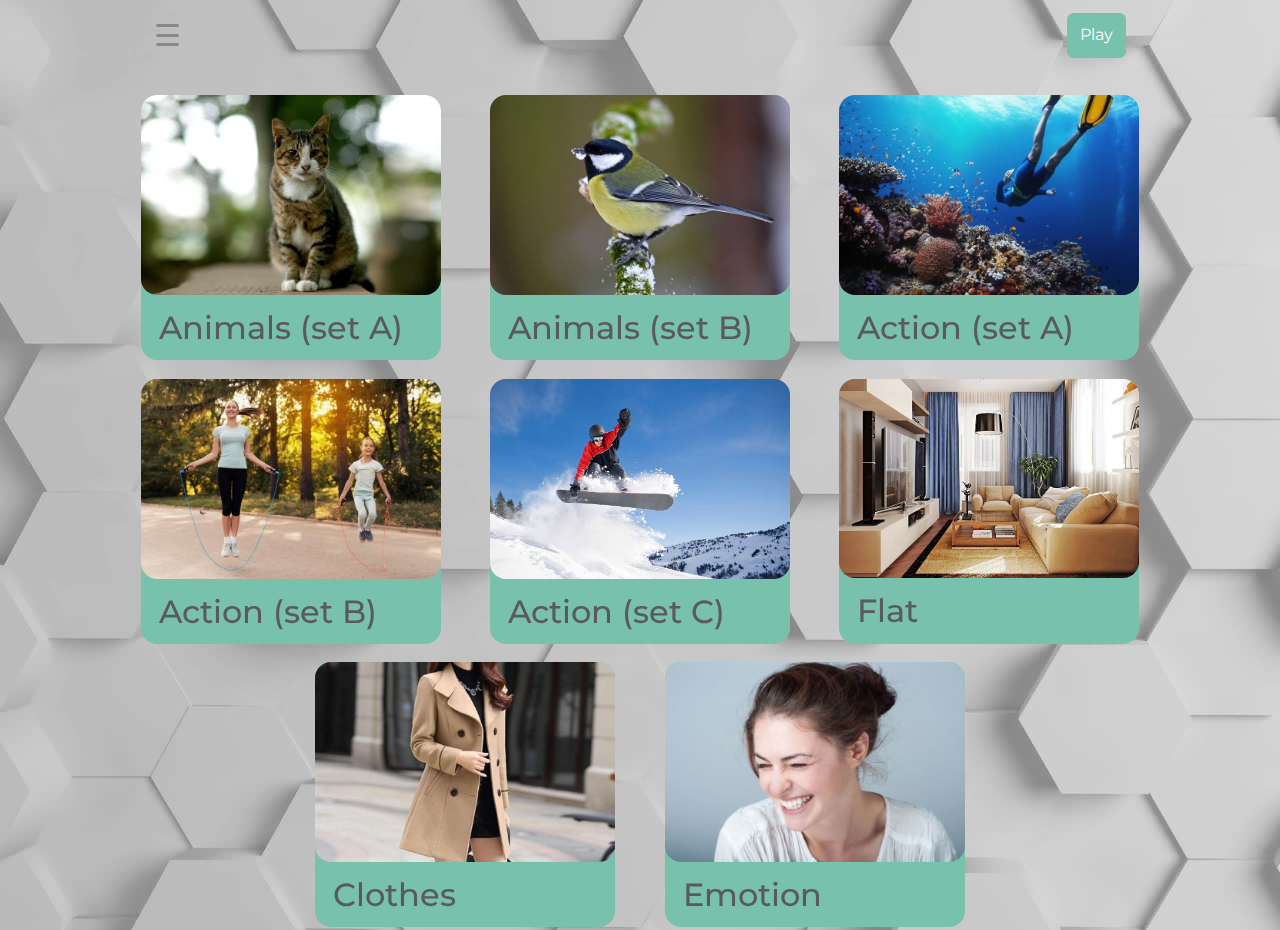
<file: index.html>
<!DOCTYPE html>
    <html lang="en">
    <head>
    <meta charset="UTF-8">
    <meta name="viewport" content="width=device-width, initial-scale=1.0">
    <link rel="stylesheet" href="./style.css">
    <link rel="stylesheet" href="./bootstrap.min.css">
    <link rel="icon" href="./img/logo.jpg">
    <title>English for kids</title>
</head>
<body>
    
    <div id="mySidenav" class="sidenav">
        <a href="javascript:void(0)" class="closebtn" onclick="closeNav()">&times;</a>
        <a href="index.html" class="active_button">Home</a>
        <a href="animals.html">Animals (set A)</a>
        <a href="animalsB.html">Animals (set B)</a>
        <a href="actionA.html">Action (set A)</a>
        <a href="actionB.html">Action (set B)</a>
        <a href="actionC.html">Action (set C)</a>
        <a href="adjective.html">Flat</a>
        <a href="clothes.html">Clothes</a>
        <a href="emotion.html">Emotion</a>
    </div>
    
    <div class="menu">
        <span style="font-size:30px;cursor:pointer" onclick="openNav()">&#9776;</span>
        <button type="button" class="btn btn-primary">Play</button>

    </div>

    <div class="cards" id="cards" onclick="closeNav()">
        <section class="cards">
            <div class="cards__singl" style="max-width: 20rem;">
                <img class="cards__image" src="./img/animals/cat.jpg" alt="cat">
                <div class="q">
                    <h1 class="cards__artist"><a href="animals.html">Animals (set A)</a></h1>
                </div>
            </div>
        </section>

        <section class="cards">
            <div class="cards__singl" style="max-width: 20rem;">
                <img class="cards__image" src="./img/animalsB/bird.jpg" alt="bird">
                <div class="q">
                    <h1 class="cards__artist"><a href="animalsB.html">Animals (set B)</a></h1>
                </div>
            </div>
        </section>

        <section class="cards">
            <div class="cards__singl" style="max-width: 20rem;">
                <img class="cards__image" src="./img/actionA/dive.jpg" alt="dive">
                <div class="q">
                    <h1 class="cards__artist"><a href="actionA.html">Action (set A)</a></h1>
                </div>
            </div>
        </section>

        <section class="cards">
            <div class="cards__singl" style="max-width: 20rem;">
                <img class="cards__image" src="./img/actionB/skip.jpg" alt="skip">
                <div class="q">
                    <h1 class="cards__artist"><a href="actionB.html">Action (set B)</a></h1>
                </div>
            </div>
        </section>

        <section class="cards">
            <div class="cards__singl" style="max-width: 20rem;">
                <img class="cards__image" src="./img/actionC/snowboard.jpg" alt="snowboard">
                <div class="q">
                    <h1 class="cards__artist"><a href="actionC.html">Action (set C)</a></h1>
                </div>
            </div>
        </section>

        <section class="cards">
            <div class="cards__singl" style="max-width: 20rem;">
                <img class="cards__image" src="./img/adjective/living room.jpg" alt="flat">
                <div class="q">
                    <h1 class="cards__artist"><a href="adjective.html">Flat</a></h1>
                </div>
            </div>
        </section>

        <section class="cards">
            <div class="cards__singl" style="max-width: 20rem;">
                <img class="cards__image" src="./img/clothes/coat.jpg" alt="coat">
                <div class="q">
                    <h1 class="cards__artist"><a href="clothes.html">Clothes</a></h1>
                </div>
            </div>
        </section>

        <section class="cards">
            <div class="cards__singl" style="max-width: 20rem;">
                <img class="cards__image" src="./img/emotion/laugh.jpg" alt="laugh">
                <div class="q">
                    <h1 class="cards__artist"><a href="emotion.html">Emotion</a></h1>
                </div>
            </div>
        </section>
        

        

    </div>
    <script src="./script.js"></script>
</body>
</html>
</file>
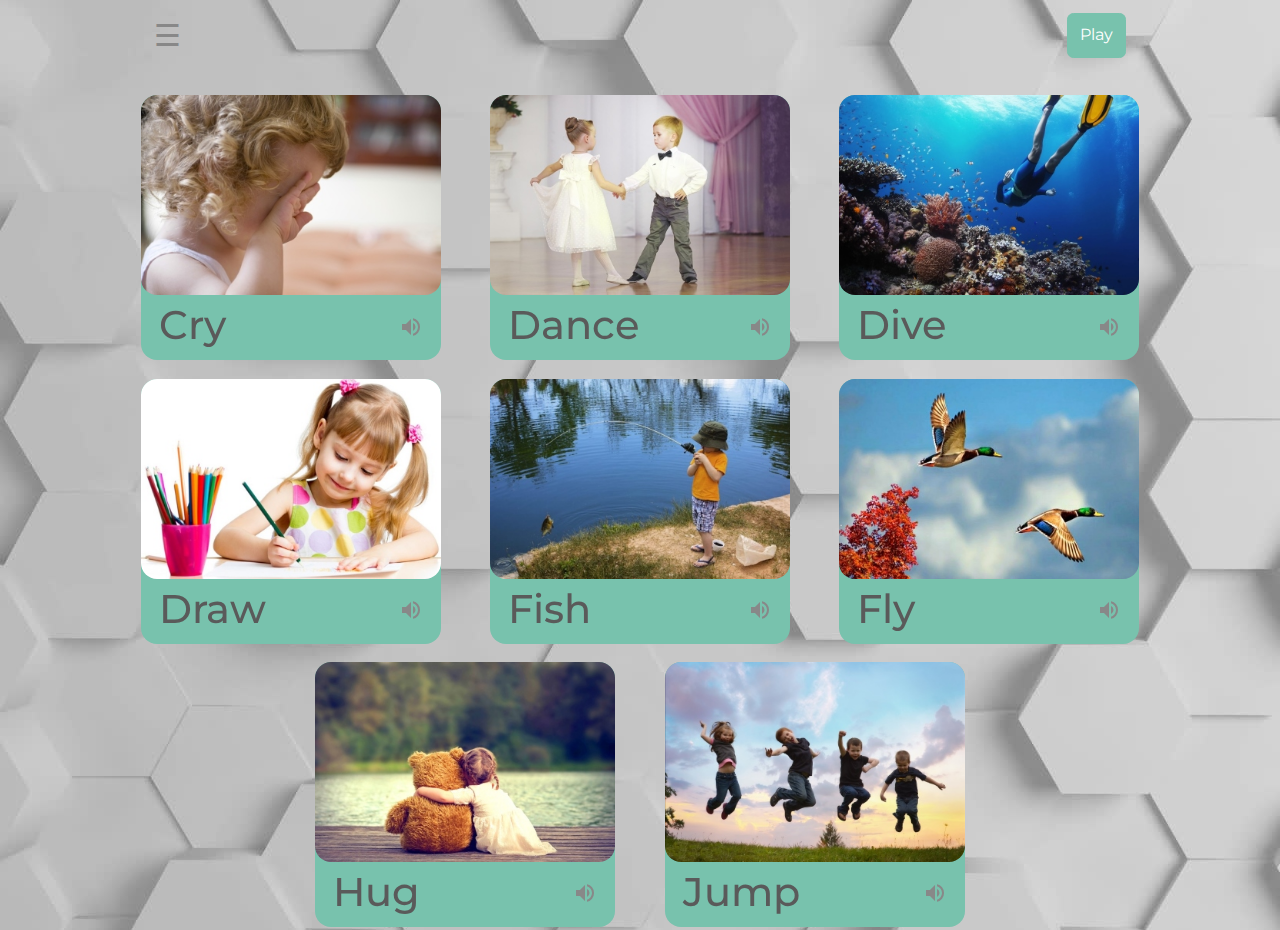
<file: actionA.html>
<!DOCTYPE html>
    <html lang="en">
    <head>
    <meta charset="UTF-8">
    <meta name="viewport" content="width=device-width, initial-scale=1.0">
    <link rel="stylesheet" href="./style.css">
    <link href="https://fonts.googleapis.com/css2?family=Material+Icons" rel="stylesheet">
    <link rel="stylesheet" href="./bootstrap.min.css">
    <link rel="icon" href="./img/logo.jpg">

    <title>English for kids</title>
</head>
<body>
    <div id="mySidenav" class="sidenav">
        <a href="javascript:void(0)" class="closebtn" onclick="closeNav()">&times;</a>
        <a href="index.html">Home</a>
        <a href="animals.html">Animals (set A)</a>
        <a href="animalsB.html">Animals (set B)</a>
        <a href="actionA.html" class="active_button">Action (set A)</a>
        <a href="actionB.html">Action (set B)</a>
        <a href="actionC.html">Action (set C)</a>
        <a href="adjective.html">Flat</a>
        <a href="clothes.html">Clothes</a>
        <a href="emotion.html">Emotion</a>
    </div>
    
    <div class="menu">
        <span style="font-size:30px;cursor:pointer" onclick="openNav()">&#9776;</span>
        <button type="button" class="btn btn-primary">Play</button>
    </div>

    <div class="cards" id="cards"  onclick="closeNav()">
    <section class="cards">
        <div class="cards__single">
            <div class="cards__front" >
                <audio id="myAudio">
                    <source src="./audio/cry.mp3" type="audio/mp3">
                </audio>
                <img class="cards__image" src="./img/actionA/cry.jpg" alt="cry"/>
                <div class="q">
                    <h1 class="cards__artist" tabindex="0">Cry</h1>
                    <span class="material-icons volume_up"  onclick="playAudio()">volume_up</span>
                </div>
            </div>
            <div class="cards__back">
                <img class="cards__image" src="./img/actionA/cry.jpg" alt="cry"/>
                <div class="q">
                    <h1 class="cards__artist" tabindex="0">Крик</h1>
                </div>
            </div>
        </div>
    </section>

    <section class="cards">
        <div class="cards__single">
            <div class="cards__front" >
                <audio id="myAudio1">
                    <source src="./audio/dance.mp3" type="audio/mp3">
                </audio>
                <img class="cards__image" src="./img/actionA/dance.jpg" alt="dance"/>
                <div class="q">
                    <h1 class="cards__artist" tabindex="0">Dance</h1>
                    <span class="material-icons volume_up"  onclick="playAudio1()">volume_up</span>
                </div>
            </div>
            <div class="cards__back">
                <img class="cards__image" src="./img/actionA/dance.jpg" alt="dance"/>
                <div class="q">
                    <h1 class="cards__artist" tabindex="0">Танцевать</h1>
                </div>
            </div>
        </div>
    </section>

    <section class="cards">
        <div class="cards__single">
            <div class="cards__front" >
                <audio id="myAudio2">
                    <source src="./audio/dive.mp3" type="audio/mp3">
                </audio>
                <img class="cards__image" src="./img/actionA/dive.jpg" alt="dive"/>
                <div class="q">
                    <h1 class="cards__artist" tabindex="0">Dive</h1>
                    <span class="material-icons volume_up"  onclick="playAudio2()">volume_up</span>
                </div>
            </div>
            <div class="cards__back">
                <img class="cards__image" src="./img/actionA/dive.jpg" alt="dive"/>
                <div class="q">
                    <h1 class="cards__artist" tabindex="0">Нырять</h1>
                </div>
            </div>
        </div>
    </section>

    <section class="cards">
        <div class="cards__single">
            <div class="cards__front" >
                <audio id="myAudio3">
                    <source src="./audio/draw.mp3" type="audio/mp3">
                </audio>
                <img class="cards__image" src="./img/actionA/draw.jpg" alt="draw"/>
                <div class="q">
                    <h1 class="cards__artist" tabindex="0">Draw</h1>
                    <span class="material-icons volume_up"  onclick="playAudio3()">volume_up</span>
                </div>
            </div>
            <div class="cards__back">
                <img class="cards__image" src="./img/actionA/draw.jpg" alt="draw"/>
                <div class="q">
                    <h1 class="cards__artist" tabindex="0">Рисовать</h1>
                </div>
            </div>
        </div>
    </section>

    <section class="cards">
        <div class="cards__single">
            <div class="cards__front" >
                <audio id="myAudio4">
                    <source src="./audio/fish.mp3" type="audio/mp3">
                </audio>
                <img class="cards__image" src="./img/actionA/fish.jpg" alt="fish"/>
                <div class="q">
                    <h1 class="cards__artist" tabindex="0">Fish</h1>
                    <span class="material-icons volume_up"  onclick="playAudio4()">volume_up</span>
                </div>
            </div>
            <div class="cards__back">
                <img class="cards__image" src="./img/actionA/fish.jpg" alt="fish"/>
                <div class="q">
                    <h1 class="cards__artist" tabindex="0">Рыбалка</h1>
                </div>
            </div>
        </div>
    </section>

    <section class="cards">
        <div class="cards__single">
            <div class="cards__front" >
                <audio id="myAudio5">
                    <source src="./audio/fly.mp3" type="audio/mp3">
                </audio>
                <img class="cards__image" src="./img/actionA/fly.jpg" alt="fly"/>
                <div class="q">
                    <h1 class="cards__artist" tabindex="0">Fly</h1>
                    <span class="material-icons volume_up"  onclick="playAudio5()">volume_up</span>
                </div>
            </div>
            <div class="cards__back">
                <img class="cards__image" src="./img/actionA/fly.jpg" alt="fly"/>
                <div class="q">
                    <h1 class="cards__artist" tabindex="0">Летать</h1>
                </div>
            </div>
        </div>
    </section>

    <section class="cards">
        <div class="cards__single">
            <div class="cards__front" >
                <audio id="myAudio6">
                    <source src="./audio/hug.mp3" type="audio/mp3">
                </audio>
                <img class="cards__image" src="./img/actionA/hug.jpg" alt="hug"/>
                <div class="q">
                    <h1 class="cards__artist" tabindex="0">Hug</h1>
                    <span class="material-icons volume_up"  onclick="playAudio6()">volume_up</span>
                </div>
            </div>
            <div class="cards__back">
                <img class="cards__image" src="./img/actionA/hug.jpg" alt="hug"/>
                <div class="q">
                    <h1 class="cards__artist" tabindex="0">Объятие</h1>
                </div>
            </div>
        </div>
    </section>

    <section class="cards">
        <div class="cards__single">
            <div class="cards__front" >
                <audio id="myAudio7">
                    <source src="./audio/jump.mp3" type="audio/mp3">
                </audio>
                <img class="cards__image" src="./img/actionA/jump.jpg" alt="jump"/>
                <div class="q">
                    <h1 class="cards__artist" tabindex="0">Jump</h1>
                    <span class="material-icons volume_up"  onclick="playAudio7()">volume_up</span>
                </div>
            </div>
            <div class="cards__back">
                <img class="cards__image" src="./img/actionA/jump.jpg" alt="jump"/>
                <div class="q">
                    <h1 class="cards__artist" tabindex="0">Прыжок</h1>
                </div>
            </div>
        </div>
    </section>
    </div>
    <script>
        function playAudio() { 
            document.getElementById("myAudio").play(); 
        } 
        function playAudio1() { 
            document.getElementById("myAudio1").play(); 
        } 
        function playAudio2() { 
            document.getElementById("myAudio2").play(); 
        } 
        function playAudio3() { 
            document.getElementById("myAudio3").play(); 
        } 
        function playAudio4() { 
            document.getElementById("myAudio4").play(); 
        } 
        function playAudio5() { 
            document.getElementById("myAudio5").play(); 
        } 
        function playAudio6() { 
            document.getElementById("myAudio6").play(); 
        }
        function playAudio7() { 
            document.getElementById("myAudio7").play(); 
        } 
    </script>
    <script src="./script.js"></script>
</body>
</html>
</file>
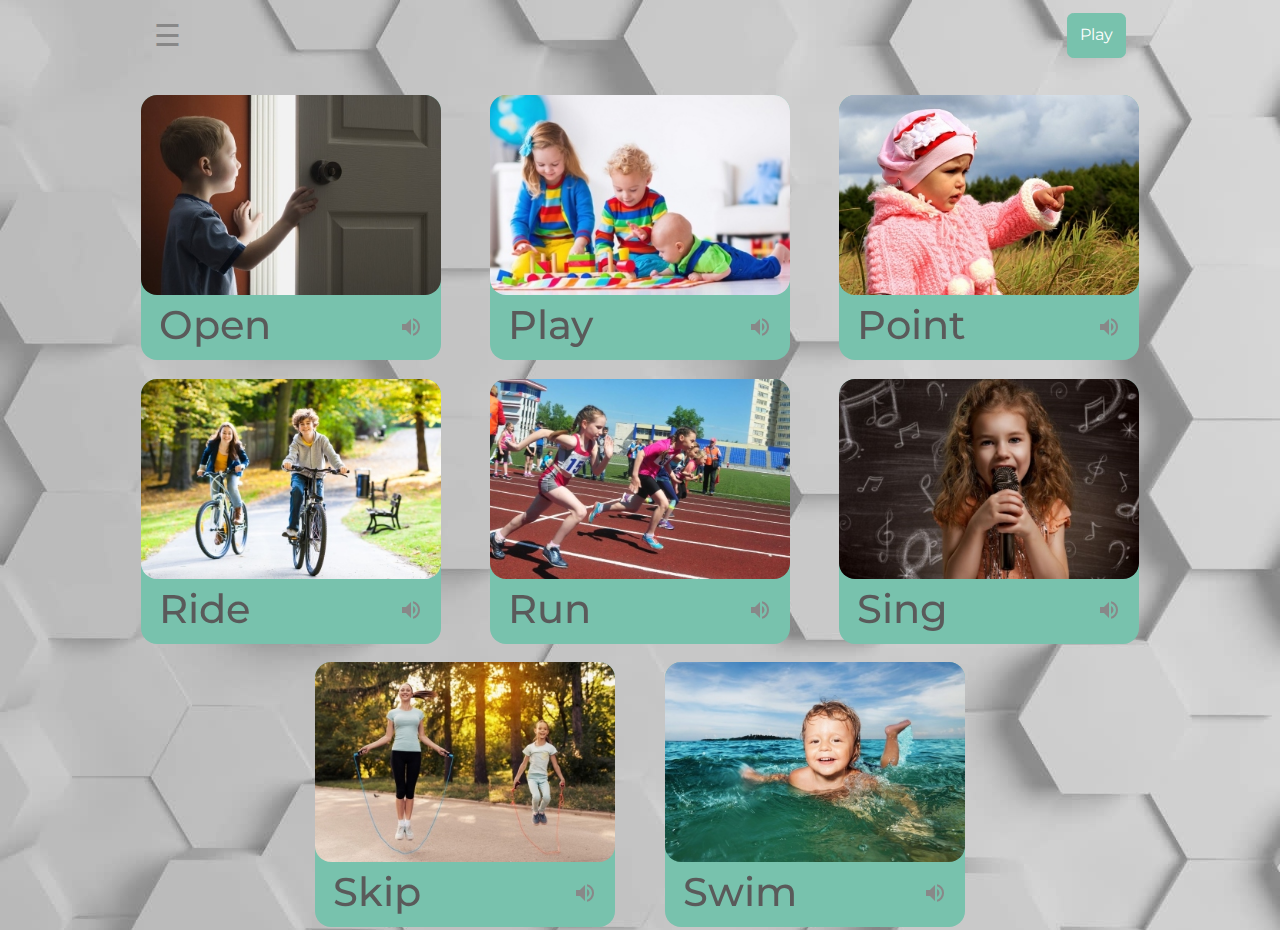
<file: actionB.html>
<!DOCTYPE html>
    <html lang="en">
    <head>
    <meta charset="UTF-8">
    <meta name="viewport" content="width=device-width, initial-scale=1.0">
    <link rel="stylesheet" href="./style.css">
    <link href="https://fonts.googleapis.com/css2?family=Material+Icons" rel="stylesheet">
    <link rel="stylesheet" href="./bootstrap.min.css">
    <link rel="icon" href="./img/logo.jpg">

    <title>English for kids</title>
</head>
<body>
    <div id="mySidenav" class="sidenav">
        <a href="javascript:void(0)" class="closebtn" onclick="closeNav()">&times;</a>
        <a href="index.html">Home</a>
        <a href="animals.html">Animals (set A)</a>
        <a href="animalsB.html">Animals (set B)</a>
        <a href="actionA.html">Action (set A)</a>
        <a href="actionB.html" class="active_button">Action (set B)</a>
        <a href="actionC.html">Action (set C)</a>
        <a href="adjective.html">Flat</a>
        <a href="clothes.html">Clothes</a>
        <a href="emotion.html">Emotion</a>
    </div>
    
    <div class="menu">
        <span style="font-size:30px;cursor:pointer" onclick="openNav()">&#9776;</span>
        <button type="button" class="btn btn-primary">Play</button>
    </div>

    <div class="cards" id="cards"  onclick="closeNav()">
    <section class="cards">
        <div class="cards__single">
            <div class="cards__front" >
                <audio id="myAudio">
                    <source src="./audio/open.mp3" type="audio/mp3">
                </audio>
                <img class="cards__image" src="./img/actionB/open.jpg" alt="open"/>
                <div class="q">
                    <h1 class="cards__artist" tabindex="0">Open</h1>
                    <span class="material-icons volume_up"  onclick="playAudio()">volume_up</span>
                </div>
            </div>
            <div class="cards__back">
                <img class="cards__image" src="./img/actionB/open.jpg" alt="open"/>
                <div class="q">
                    <h1 class="cards__artist" tabindex="0">Открыть</h1>
                </div>
            </div>
        </div>
    </section>

    <section class="cards">
        <div class="cards__single">
            <div class="cards__front" >
                <audio id="myAudio1">
                    <source src="./audio/play.mp3" type="audio/mp3">
                </audio>
                <img class="cards__image" src="./img/actionB/play.jpg" alt="play"/>
                <div class="q">
                    <h1 class="cards__artist" tabindex="0">Play</h1>
                    <span class="material-icons volume_up"  onclick="playAudio1()">volume_up</span>
                </div>
            </div>
            <div class="cards__back">
                <img class="cards__image" src="./img/actionB/play.jpg
                " alt="play"/>
                <div class="q">
                    <h1 class="cards__artist" tabindex="0">Играть</h1>
                </div>
            </div>
        </div>
    </section>

    <section class="cards">
        <div class="cards__single">
            <div class="cards__front" >
                <audio id="myAudio2">
                    <source src="./audio/point.mp3" type="audio/mp3">
                </audio>
                <img class="cards__image" src="./img/actionB/point.jpg" alt="point"/>
                <div class="q">
                    <h1 class="cards__artist" tabindex="0">Point</h1>
                    <span class="material-icons volume_up"  onclick="playAudio2()">volume_up</span>
                </div>
            </div>
            <div class="cards__back">
                <img class="cards__image" src="./img/actionB/point.jpg" alt="point"/>
                <div class="q">
                    <h1 class="cards__artist" tabindex="0">Точка</h1>
                </div>
            </div>
        </div>
    </section>

    <section class="cards">
        <div class="cards__single">
            <div class="cards__front" >
                <audio id="myAudio3">
                    <source src="./audio/ride.mp3" type="audio/mp3">
                </audio>
                <img class="cards__image" src="./img/actionB/ride.jpg" alt="ride"/>
                <div class="q">
                    <h1 class="cards__artist" tabindex="0">Ride</h1>
                    <span class="material-icons volume_up"  onclick="playAudio3()">volume_up</span>
                </div>
            </div>
            <div class="cards__back">
                <img class="cards__image" src="./img/actionB/ride.jpg" alt="ride"/>
                <div class="q">
                    <h1 class="cards__artist" tabindex="0">Ехать</h1>
                </div>
            </div>
        </div>
    </section>

    <section class="cards">
        <div class="cards__single">
            <div class="cards__front" >
                <audio id="myAudio4">
                    <source src="./audio/run.mp3" type="audio/mp3">
                </audio>
                <img class="cards__image" src="./img/actionB/run.jpg" alt="run"/>
                <div class="q">
                    <h1 class="cards__artist" tabindex="0">Run</h1>
                    <span class="material-icons volume_up"  onclick="playAudio4()">volume_up</span>
                </div>
            </div>
            <div class="cards__back">
                <img class="cards__image" src="./img/actionB/run.jpg" alt="run"/>
                <div class="q">
                    <h1 class="cards__artist" tabindex="0">Бегать</h1>
                </div>
            </div>
        </div>
    </section>

    <section class="cards">
        <div class="cards__single">
            <div class="cards__front" >
                <audio id="myAudio5">
                    <source src="./audio/sing.mp3" type="audio/mp3">
                </audio>
                <img class="cards__image" src="./img/actionB/sing.jpg" alt="sing"/>
                <div class="q">
                    <h1 class="cards__artist" tabindex="0">Sing</h1>
                    <span class="material-icons volume_up"  onclick="playAudio5()">volume_up</span>
                </div>
            </div>
            <div class="cards__back">
                <img class="cards__image" src="./img/actionB/sing.jpg" alt="sing"/>
                <div class="q">
                    <h1 class="cards__artist" tabindex="0">Петь</h1>
                </div>
            </div>
        </div>
    </section>

    <section class="cards">
        <div class="cards__single">
            <div class="cards__front" >
                <audio id="myAudio6">
                    <source src="./audio/skip.mp3" type="audio/mp3">
                </audio>
                <img class="cards__image" src="./img/actionB/skip.jpg" alt="skip"/>
                <div class="q">
                    <h1 class="cards__artist" tabindex="0">Skip</h1>
                    <span class="material-icons volume_up"  onclick="playAudio6()">volume_up</span>
                </div>
            </div>
            <div class="cards__back">
                <img class="cards__image" src="./img/actionB/skip.jpg" alt="skip"/>
                <div class="q">
                    <h1 class="cards__artist" tabindex="0">Прыгать</h1>
                </div>
            </div>
        </div>
    </section>

    <section class="cards">
        <div class="cards__single">
            <div class="cards__front" >
                <audio id="myAudio7">
                    <source src="./audio/swim.mp3" type="audio/mp3">
                </audio>
                <img class="cards__image" src="./img/actionB/swim.jpg" alt="swim"/>
                <div class="q">
                    <h1 class="cards__artist" tabindex="0">Swim</h1>
                    <span class="material-icons volume_up"  onclick="playAudio7()">volume_up</span>
                </div>
            </div>
            <div class="cards__back">
                <img class="cards__image" src="./img/actionB/swim.jpg" alt="swim"/>
                <div class="q">
                    <h1 class="cards__artist" tabindex="0">Плавать</h1>
                </div>
            </div>
        </div>
    </section>
    </div>
    <script>
        function playAudio() { 
            document.getElementById("myAudio").play(); 
        } 
        function playAudio1() { 
            document.getElementById("myAudio1").play(); 
        } 
        function playAudio2() { 
            document.getElementById("myAudio2").play(); 
        } 
        function playAudio3() { 
            document.getElementById("myAudio3").play(); 
        } 
        function playAudio4() { 
            document.getElementById("myAudio4").play(); 
        } 
        function playAudio5() { 
            document.getElementById("myAudio5").play(); 
        } 
        function playAudio6() { 
            document.getElementById("myAudio6").play(); 
        }
        function playAudio7() { 
            document.getElementById("myAudio7").play(); 
        } 
    </script>
    <script src="./script.js"></script>
</body>
</html>
</file>
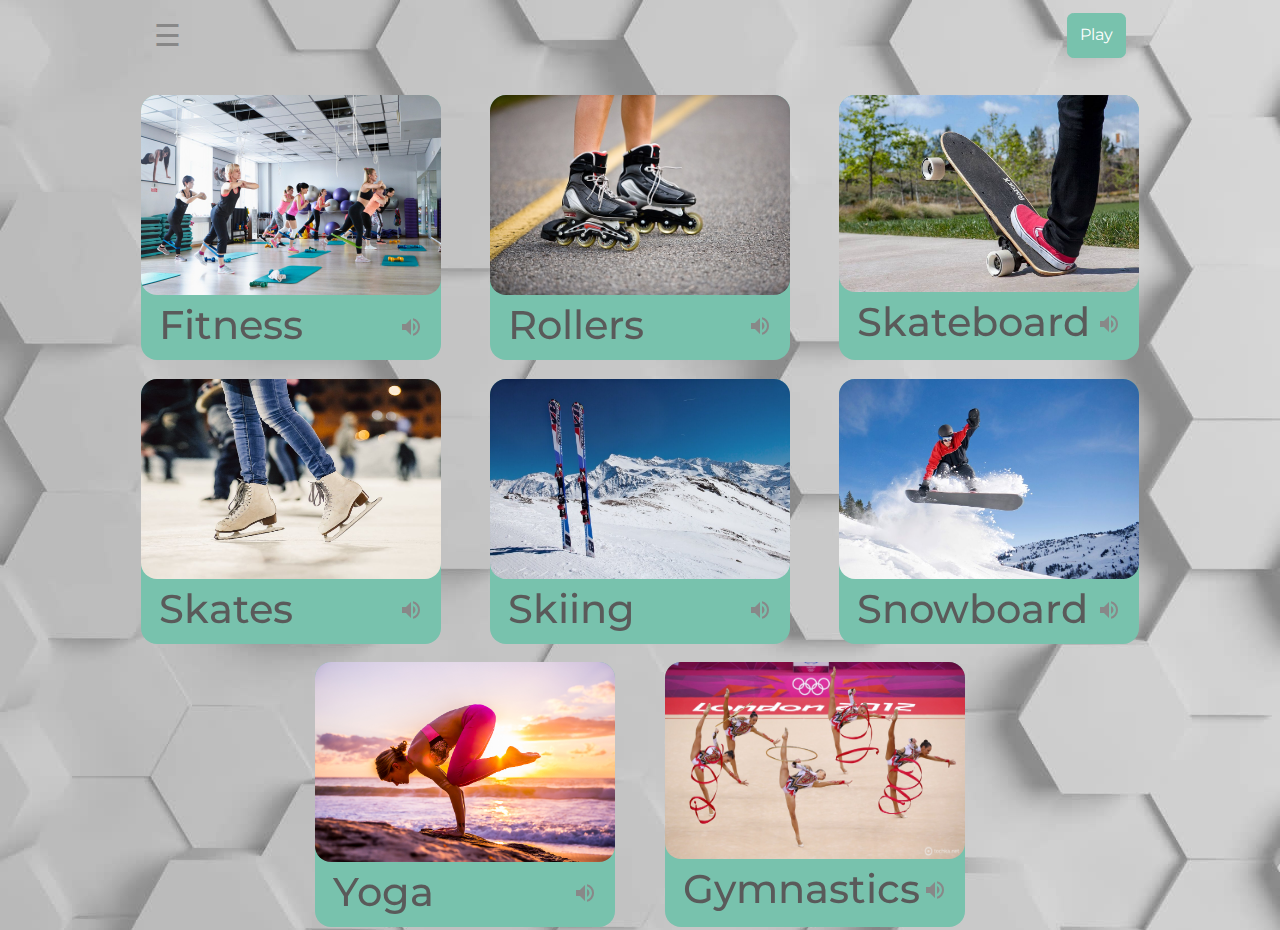
<file: actionC.html>
<!DOCTYPE html>
    <html lang="en">
    <head>
    <meta charset="UTF-8">
    <meta name="viewport" content="width=device-width, initial-scale=1.0">
    <link rel="stylesheet" href="./style.css">
    <link href="https://fonts.googleapis.com/css2?family=Material+Icons" rel="stylesheet">
    <link rel="stylesheet" href="./bootstrap.min.css">
    <link rel="icon" href="./img/logo.jpg">

    <title>English for kids</title>
</head>
<body>
    <div id="mySidenav" class="sidenav">
        <a href="javascript:void(0)" class="closebtn" onclick="closeNav()">&times;</a>
        <a href="index.html">Home</a>
        <a href="animals.html">Animals (set A)</a>
        <a href="animalsB.html">Animals (set B)</a>
        <a href="actionA.html">Action (set A)</a>
        <a href="actionB.html">Action (set B)</a>
        <a href="actionC.html" class="active_button">Action (set C)</a>
        <a href="adjective.html">Flat</a>
        <a href="clothes.html">Clothes</a>
        <a href="emotion.html">Emotion</a>
    </div>
    
    <div class="menu">
        <span style="font-size:30px;cursor:pointer" onclick="openNav()">&#9776;</span>
        <button type="button" class="btn btn-primary">Play</button>
    </div>

    <div class="cards" id="cards"  onclick="closeNav()">
    <section class="cards">
        <div class="cards__single">
            <div class="cards__front" >
                <audio id="myAudio">
                    <source src="./audio/fitness.mp3" type="audio/mp3">
                </audio>
                <img class="cards__image" src="./img/actionC/fitness.jpg" alt="fitness"/>
                <div class="q">
                    <h1 class="cards__artist" tabindex="0">Fitness</h1>
                    <span class="material-icons volume_up"  onclick="playAudio()">volume_up</span>
                </div>
            </div>
            <div class="cards__back">
                <img class="cards__image" src="./img/actionC/fitness.jpg" alt="fitness"/>
                <div class="q">
                    <h1 class="cards__artist" tabindex="0">Фитнесс</h1>
                </div>
            </div>
        </div>
    </section>

    <section class="cards">
        <div class="cards__single">
            <div class="cards__front" >
                <audio id="myAudio1">
                    <source src="./audio/rollers.mp3" type="audio/mp3">
                </audio>
                <img class="cards__image" src="./img/actionC/roller-skates.jpg" alt="Skates"/>
                <div class="q">
                    <h1 class="cards__artist" tabindex="0">Rollers</h1>
                    <span class="material-icons volume_up"  onclick="playAudio1()">volume_up</span>
                </div>
            </div>
            <div class="cards__back">
                <img class="cards__image" src="./img/actionC/roller-skates.jpg" alt="Skates"/>
                <div class="q">
                    <h1 class="cards__artist" tabindex="0">Ролики</h1>
                </div>
            </div>
        </div>
    </section>

    <section class="cards">
        <div class="cards__single">
            <div class="cards__front" >
                <audio id="myAudio2">
                    <source src="./audio/skateboard.mp3" type="audio/mp3">
                </audio>
                <img class="cards__image" src="./img/actionC/skateboard.jpg" alt="skateboard"/>
                <div class="q">
                    <h1 class="cards__artist" tabindex="0">Skateboard</h1>
                    <span class="material-icons volume_up"  onclick="playAudio2()">volume_up</span>
                </div>
            </div>
            <div class="cards__back">
                <img class="cards__image" src="./img/actionC/skateboard.jpg" alt="skateboard"/>
                <div class="q">
                    <h1 class="cards__artist" tabindex="0">Скейтборд</h1>
                </div>
            </div>
        </div>
    </section>

    <section class="cards">
        <div class="cards__single">
            <div class="cards__front" >
                <audio id="myAudio3">
                    <source src="./audio/skates.mp3" type="audio/mp3">
                </audio>
                <img class="cards__image" src="./img/actionC/skates.jpg" alt="skates"/>
                <div class="q">
                    <h1 class="cards__artist" tabindex="0">Skates</h1>
                    <span class="material-icons volume_up"  onclick="playAudio3()">volume_up</span>
                </div>
            </div>
            <div class="cards__back">
                <img class="cards__image" src="./img/actionC/skates.jpg" alt="skates"/>
                <div class="q">
                    <h1 class="cards__artist" tabindex="0">Коньки</h1>
                </div>
            </div>
        </div>
    </section>

    <section class="cards">
        <div class="cards__single">
            <div class="cards__front" >
                <audio id="myAudio4">
                    <source src="./audio/skiing.mp3" type="audio/mp3">
                </audio>
                <img class="cards__image" src="./img/actionC/skiing.jpg" alt="skiing"/>
                <div class="q">
                    <h1 class="cards__artist" tabindex="0">Skiing</h1>
                    <span class="material-icons volume_up"  onclick="playAudio4()">volume_up</span>
                </div>
            </div>
            <div class="cards__back">
                <img class="cards__image" src="./img/actionC/skiing.jpg" alt="skiing"/>
                <div class="q">
                    <h1 class="cards__artist" tabindex="0">Лыжи</h1>
                </div>
            </div>
        </div>
    </section>

    <section class="cards">
        <div class="cards__single">
            <div class="cards__front" >
                <audio id="myAudio5">
                    <source src="./audio/snowboard1.mp3" type="audio/mp3">
                </audio>
                <img class="cards__image" src="./img/actionC/snowboard.jpg" alt="snowboard"/>
                <div class="q">
                    <h1 class="cards__artist" tabindex="0">Snowboard</h1>
                    <span class="material-icons volume_up"  onclick="playAudio5()">volume_up</span>
                </div>
            </div>
            <div class="cards__back">
                <img class="cards__image" src="./img/actionC/snowboard.jpg" alt="snowboard"/>
                <div class="q">
                    <h1 class="cards__artist" tabindex="0">Сноуборд</h1>
                </div>
            </div>
        </div>
    </section>

    <section class="cards">
        <div class="cards__single">
            <div class="cards__front" >
                <audio id="myAudio6">
                    <source src="./audio/yoga.mp3" type="audio/mp3">
                </audio>
                <img class="cards__image" src="./img/actionC/yoga.jpg" alt="yoga"/>
                <div class="q">
                    <h1 class="cards__artist" tabindex="0">Yoga</h1>
                    <span class="material-icons volume_up"  onclick="playAudio6()">volume_up</span>
                </div>
            </div>
            <div class="cards__back">
                <img class="cards__image" src="./img/actionC/yoga.jpg" alt="yoga"/>
                <div class="q">
                    <h1 class="cards__artist" tabindex="0">Йога</h1>
                </div>
            </div>
        </div>
    </section>

    <section class="cards">
        <div class="cards__single">
            <div class="cards__front" >
                <audio id="myAudio7">
                    <source src="./audio/gymnastics.mp3" type="audio/mp3">
                </audio>
                <img class="cards__image" src="./img/actionC/gymnastics.jpg" alt="gymnastics"/>
                <div class="q">
                    <h1 class="cards__artist" tabindex="0">Gymnastics</h1>
                    <span class="material-icons volume_up"  onclick="playAudio7()">volume_up</span>
                </div>
            </div>
            <div class="cards__back">
                <img class="cards__image" src="./img/actionC/gymnastics.jpg" alt="gymnastics"/>
                <div class="q">
                    <h1 class="cards__artist" tabindex="0">Гимнастика</h1>
                </div>
            </div>
        </div>
    </section>
    </div>
    <script>
        function playAudio() { 
            document.getElementById("myAudio").play(); 
        } 
        function playAudio1() { 
            document.getElementById("myAudio1").play(); 
        } 
        function playAudio2() { 
            document.getElementById("myAudio2").play(); 
        } 
        function playAudio3() { 
            document.getElementById("myAudio3").play(); 
        } 
        function playAudio4() { 
            document.getElementById("myAudio4").play(); 
        } 
        function playAudio5() { 
            document.getElementById("myAudio5").play(); 
        } 
        function playAudio6() { 
            document.getElementById("myAudio6").play(); 
        }
        function playAudio7() { 
            document.getElementById("myAudio7").play(); 
        } 
    </script>
    <script src="./script.js"></script>
</body>
</html>
</file>
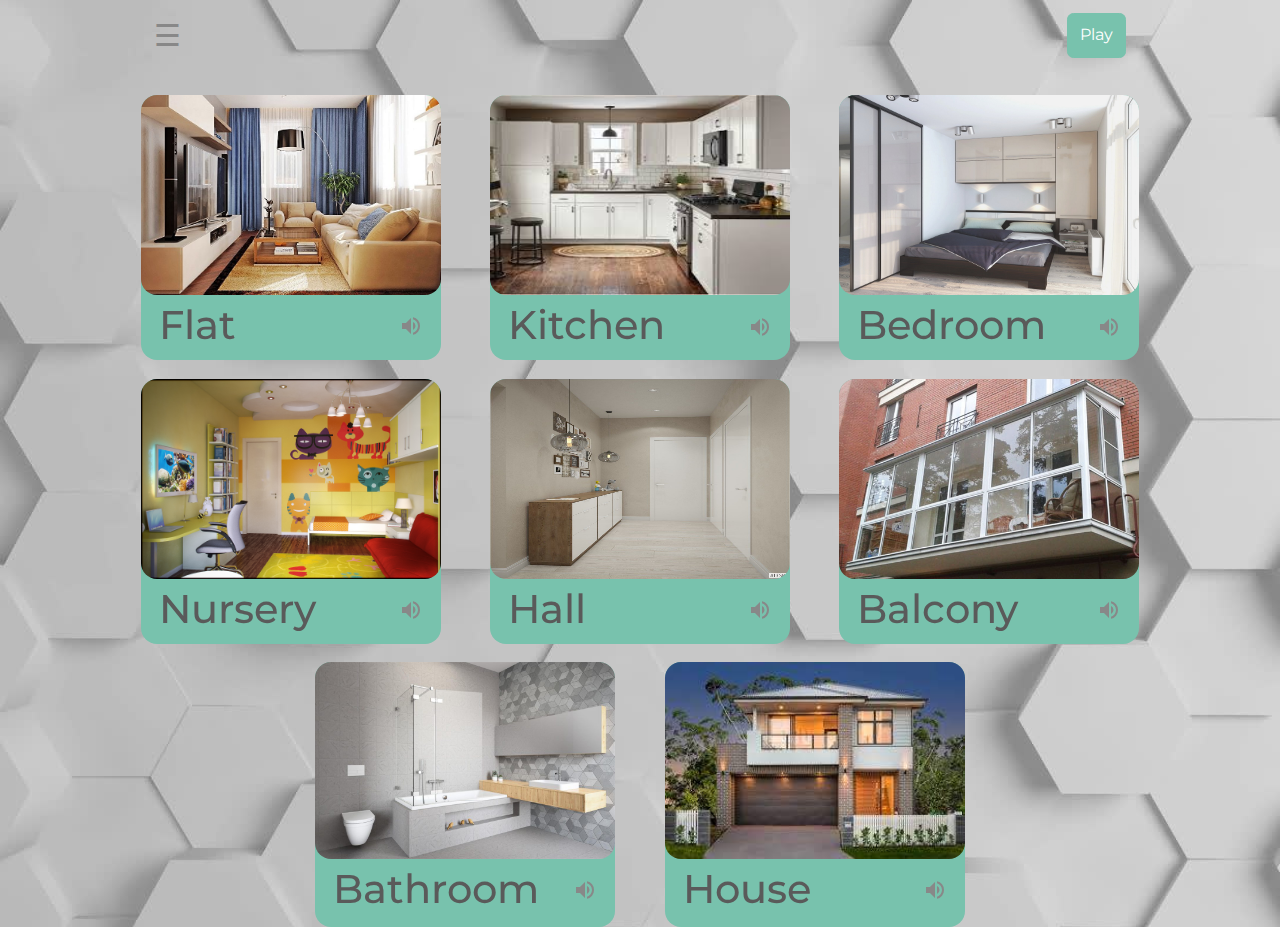
<file: adjective.html>
<!DOCTYPE html>
    <html lang="en">
    <head>
    <meta charset="UTF-8">
    <meta name="viewport" content="width=device-width, initial-scale=1.0">
    <link rel="stylesheet" href="./style.css">
    <link href="https://fonts.googleapis.com/css2?family=Material+Icons" rel="stylesheet">
    <link rel="stylesheet" href="./bootstrap.min.css">
    <link rel="icon" href="./img/logo.jpg">

    <title>English for kids</title>
</head>
<body>
    <div id="mySidenav" class="sidenav">
        <a href="javascript:void(0)" class="closebtn" onclick="closeNav()">&times;</a>
        <a href="index.html">Home</a>
        <a href="animals.html">Animals (set A)</a>
        <a href="animalsB.html">Animals (set B)</a>
        <a href="actionA.html">Action (set A)</a>
        <a href="actionB.html">Action (set B)</a>
        <a href="actionC.html">Action (set C)</a>
        <a href="adjective.html" class="active_button">Flat</a>
        <a href="clothes.html">Clothes</a>
        <a href="emotion.html">Emotion</a>
    </div>
    
    <div class="menu">
        <span style="font-size:30px;cursor:pointer" onclick="openNav()">&#9776;</span>
        <button type="button" class="btn btn-primary">Play</button>
    </div>

    <div class="cards" id="cards"  onclick="closeNav()">
    <section class="cards">
        <div class="cards__single">
            <div class="cards__front" >
                <audio id="myAudio">
                    <source src="./audio/flat.mp3" type="audio/mp3">
                </audio>
                <img class="cards__image" src="./img/adjective/living room.jpg" alt="living room"/>
                <div class="q">
                    <h1 class="cards__artist" tabindex="0">Flat</h1>
                    <span class="material-icons volume_up"  onclick="playAudio()">volume_up</span>
                </div>
            </div>
            <div class="cards__back">
                <img class="cards__image" src="./img/adjective/living room.jpg" alt="living room"/>
                <div class="q">
                    <h1 class="cards__artist" tabindex="0">Квартира</h1>
                </div>
            </div>
        </div>
    </section>

    <section class="cards">
        <div class="cards__single">
            <div class="cards__front" >
                <audio id="myAudio1">
                    <source src="./audio/kitchen.mp3" type="audio/mp3">
                </audio>
                <img class="cards__image" src="./img/adjective/kitchen.jpg" alt="kitchen"/>
                <div class="q">
                    <h1 class="cards__artist" tabindex="0">Kitchen</h1>
                    <span class="material-icons volume_up"  onclick="playAudio1()">volume_up</span>
                </div>
            </div>
            <div class="cards__back">
                <img class="cards__image" src="./img/adjective/kitchen.jpg" alt="kitchen"/>
                <div class="q">
                    <h1 class="cards__artist" tabindex="0">Кухня</h1>
                </div>
            </div>
        </div>
    </section>

    <section class="cards">
        <div class="cards__single">
            <div class="cards__front" >
                <audio id="myAudio2">
                    <source src="./audio/bedroom.mp3" type="audio/mp3">
                </audio>
                <img class="cards__image" src="./img/adjective/bedroom.jpeg" alt="bedroom"/>
                <div class="q">
                    <h1 class="cards__artist" tabindex="0">Bedroom</h1>
                    <span class="material-icons volume_up"  onclick="playAudio2()">volume_up</span>
                </div>
            </div>
            <div class="cards__back">
                <img class="cards__image" src="./img/adjective/bedroom.jpeg" alt="bedroom"/>
                <div class="q">
                    <h1 class="cards__artist" tabindex="0">Спальня</h1>
                </div>
            </div>
        </div>
    </section>

    <section class="cards">
        <div class="cards__single">
            <div class="cards__front" >
                <audio id="myAudio3">
                    <source src="./audio/children.mp3" type="audio/mp3">
                </audio>
                <img class="cards__image" src="./img/adjective/children.jpg" alt="children"/>
                <div class="q">
                    <h1 class="cards__artist" tabindex="0">Nursery</h1>
                    <span class="material-icons volume_up"  onclick="playAudio3()">volume_up</span>
                </div>
            </div>
            <div class="cards__back">
                <img class="cards__image" src="./img/adjective/children.jpg" alt="children"/>
                <div class="q">
                    <h1 class="cards__artist" tabindex="0">Детская</h1>
                </div>
            </div>
        </div>
    </section>

    <section class="cards">
        <div class="cards__single">
            <div class="cards__front" >
                <audio id="myAudio4">
                    <source src="./audio/holl.mp3" type="audio/mp3">
                </audio>
                <img class="cards__image" src="./img/adjective/holl.jpg" alt="holl"/>
                <div class="q">
                    <h1 class="cards__artist" tabindex="0">Hall</h1>
                    <span class="material-icons volume_up"  onclick="playAudio4()">volume_up</span>
                </div>
            </div>
            <div class="cards__back">
                <img class="cards__image" src="./img/adjective/holl.jpg" alt="holl"/>
                <div class="q">
                    <h1 class="cards__artist" tabindex="0">Коридор</h1>
                </div>
            </div>
        </div>
    </section>

    <section class="cards">
        <div class="cards__single">
            <div class="cards__front" >
                <audio id="myAudio5">
                    <source src="./audio/balcony.mp3" type="audio/mp3">
                </audio>
                <img class="cards__image" src="./img/adjective/qwe.jpg" alt="balcony"/>
                <div class="q">
                    <h1 class="cards__artist" tabindex="0">Balcony</h1>
                    <span class="material-icons volume_up"  onclick="playAudio5()">volume_up</span>
                </div>
            </div>
            <div class="cards__back">
                <img class="cards__image" src="./img/adjective/qwe.jpg" alt="balcony"/>
                <div class="q">
                    <h1 class="cards__artist" tabindex="0">Балкон</h1>
                </div>
            </div>
        </div>
    </section>

    <section class="cards">
        <div class="cards__single">
            <div class="cards__front" >
                <audio id="myAudio6">
                    <source src="./audio/bathroom.mp3" type="audio/mp3">
                </audio>
                <img class="cards__image" src="./img/adjective/van.jpg" alt="bathroom"/>
                <div class="q">
                    <h1 class="cards__artist" tabindex="0">Bathroom</h1>
                    <span class="material-icons volume_up"  onclick="playAudio6()">volume_up</span>
                </div>
            </div>
            <div class="cards__back">
                <img class="cards__image" src="./img/adjective/van.jpg" alt="bathroom"/>
                <div class="q">
                    <h1 class="cards__artist" tabindex="0">Ванная</h1>
                </div>
            </div>
        </div>
    </section>

    <section class="cards">
        <div class="cards__single">
            <div class="cards__front" >
                <audio id="myAudio7">
                    <source src="./audio/house.mp3" type="audio/mp3">
                </audio>
                <img class="cards__image" src="./img/adjective/house.jpg" alt="house"/>
                <div class="q">
                    <h1 class="cards__artist" tabindex="0">House</h1>
                    <span class="material-icons volume_up"  onclick="playAudio7()">volume_up</span>
                </div>
            </div>
            <div class="cards__back">
                <img class="cards__image" src="./img/adjective/house.jpg" alt="house"/>
                <div class="q">
                    <h1 class="cards__artist" tabindex="0">Дом</h1>
                </div>
            </div>
        </div>
    </section>
    </div>
    <script>
        function playAudio() { 
            document.getElementById("myAudio").play(); 
        } 
        function playAudio1() { 
            document.getElementById("myAudio1").play(); 
        } 
        function playAudio2() { 
            document.getElementById("myAudio2").play(); 
        } 
        function playAudio3() { 
            document.getElementById("myAudio3").play(); 
        } 
        function playAudio4() { 
            document.getElementById("myAudio4").play(); 
        } 
        function playAudio5() { 
            document.getElementById("myAudio5").play(); 
        } 
        function playAudio6() { 
            document.getElementById("myAudio6").play(); 
        }
        function playAudio7() { 
            document.getElementById("myAudio7").play(); 
        } 
    </script>
    <script src="./script.js"></script>
</body>
</html>
</file>
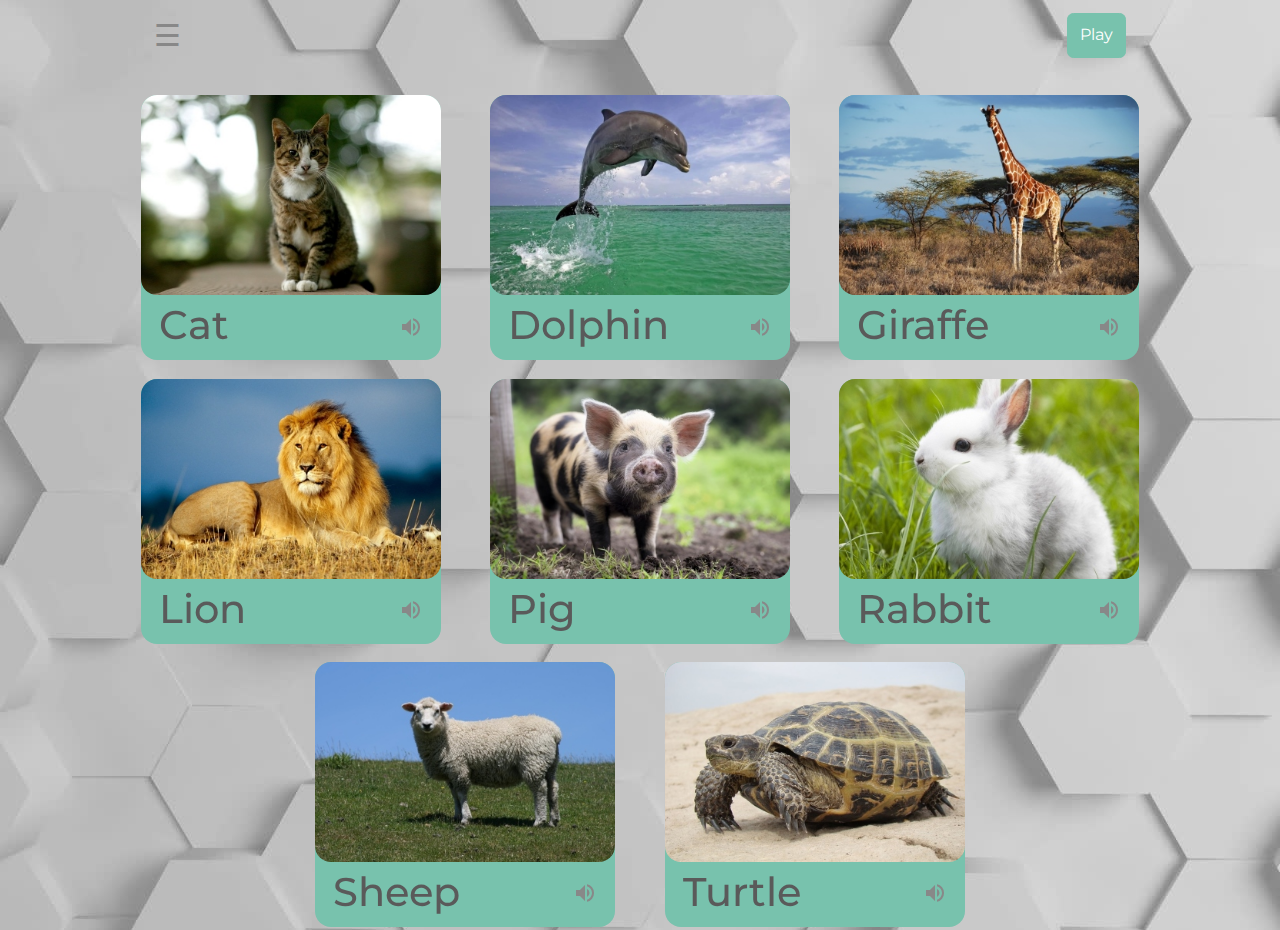
<file: animals.html>
<!DOCTYPE html>
    <html lang="en">
    <head>
    <meta charset="UTF-8">
    <meta name="viewport" content="width=device-width, initial-scale=1.0">
    <link rel="stylesheet" href="./style.css">
    <link href="https://fonts.googleapis.com/css2?family=Material+Icons" rel="stylesheet">
    <link rel="stylesheet" href="./bootstrap.min.css">
    <link rel="icon" href="./img/logo.jpg">

    <title>English for kids</title>
</head>
<body>
    <div id="mySidenav" class="sidenav">
        <a href="javascript:void(0)" class="closebtn" onclick="closeNav()">&times;</a>
        <a href="index.html">Home</a>
        <a href="animals.html" class="active_button">Animals (set A)</a>
        <a href="animalsB.html">Animals (set B)</a>
        <a href="actionA.html">Action (set A)</a>
        <a href="actionB.html">Action (set B)</a>
        <a href="actionC.html">Action (set C)</a>
        <a href="adjective.html">Flat</a>
        <a href="clothes.html">Clothes</a>
        <a href="emotion.html">Emotion</a>
    </div>
    
    <div class="menu">
        <span style="font-size:30px;cursor:pointer" onclick="openNav()">&#9776;</span>
        <button type="button" class="btn btn-primary">Play</button>
    </div>

    <div class="cards" id="cards"  onclick="closeNav()">
    <section class="cards">
        <div class="cards__single">
            <div class="cards__front" >
                <audio id="myAudio">
                    <source src="./audio/cat.mp3" type="audio/mp3">
                </audio>
                <img class="cards__image" src="./img/animals/cat.jpg" alt="cat"/>
                <div class="q">
                    <h1 class="cards__artist" tabindex="0">Cat</h1>
                    <span class="material-icons volume_up"  onclick="playAudio()">volume_up</span>
                </div>
            </div>
            <div class="cards__back">
                <img class="cards__image" src="./img/animals/cat.jpg" alt="cat"/>
                <div class="q">
                    <h1 class="cards__artist" tabindex="0">Кот</h1>
                </div>
            </div>
        </div>
    </section>

    <section class="cards">
        <div class="cards__single">
            <div class="cards__front" >
                <audio id="myAudio1">
                    <source src="./audio/dolphin.mp3" type="audio/mp3">
                </audio>
                <img class="cards__image" src="./img/animals/dolphin.jpg" alt="dolphin"/>
                <div class="q">
                    <h1 class="cards__artist" tabindex="0">Dolphin</h1>
                    <span class="material-icons volume_up"  onclick="playAudio1()">volume_up</span>
                </div>
            </div>
            <div class="cards__back">
                <img class="cards__image" src="./img/animals/dolphin.jpg" alt="dolphin"/>
                <div class="q">
                    <h1 class="cards__artist" tabindex="0">Дельфин</h1>
                </div>
            </div>
        </div>
    </section>

    <section class="cards">
        <div class="cards__single">
            <div class="cards__front" >
                <audio id="myAudio2">
                    <source src="./audio/giraffe.mp3" type="audio/mp3">
                </audio>
                <img class="cards__image" src="./img/animals/giraffe.jpg" alt="giraffe"/>
                <div class="q">
                    <h1 class="cards__artist" tabindex="0">Giraffe</h1>
                    <span class="material-icons volume_up"  onclick="playAudio2()">volume_up</span>
                </div>
            </div>
            <div class="cards__back">
                <img class="cards__image" src="./img/animals/giraffe.jpg" alt="giraffe"/>
                <div class="q">
                    <h1 class="cards__artist" tabindex="0">Жираф</h1>
                </div>
            </div>
        </div>
    </section>

    <section class="cards">
        <div class="cards__single">
            <div class="cards__front" >
                <audio id="myAudio3">
                    <source src="./audio/lion.mp3" type="audio/mp3">
                </audio>
                <img class="cards__image" src="./img/animals/lion.jpg" alt="lion"/>
                <div class="q">
                    <h1 class="cards__artist" tabindex="0">Lion</h1>
                    <span class="material-icons volume_up"  onclick="playAudio3()">volume_up</span>
                </div>
            </div>
            <div class="cards__back">
                <img class="cards__image" src="./img/animals/lion.jpg" alt="lion"/>
                <div class="q">
                    <h1 class="cards__artist" tabindex="0">Лев</h1>
                </div>
            </div>
        </div>
    </section>

    <section class="cards">
        <div class="cards__single">
            <div class="cards__front" >
                <audio id="myAudio4">
                    <source src="./audio/pig.mp3" type="audio/mp3">
                </audio>
                <img class="cards__image" src="./img/animals/pig.jpg" alt="pig"/>
                <div class="q">
                    <h1 class="cards__artist" tabindex="0">Pig</h1>
                    <span class="material-icons volume_up"  onclick="playAudio4()">volume_up</span>
                </div>
            </div>
            <div class="cards__back">
                <img class="cards__image" src="./img/animals/pig.jpg" alt="pig"/>
                <div class="q">
                    <h1 class="cards__artist" tabindex="0">Свинья</h1>
                </div>
            </div>
        </div>
    </section>

    <section class="cards">
        <div class="cards__single">
            <div class="cards__front" >
                <audio id="myAudio5">
                    <source src="./audio/rabbit.mp3" type="audio/mp3">
                </audio>
                <img class="cards__image" src="./img/animals/rabbit.jpg" alt="rabbit"/>
                <div class="q">
                    <h1 class="cards__artist" tabindex="0">Rabbit</h1>
                    <span class="material-icons volume_up"  onclick="playAudio5()">volume_up</span>
                </div>
            </div>
            <div class="cards__back">
                <img class="cards__image" src="./img/animals/rabbit.jpg" alt="rabbit"/>
                <div class="q">
                    <h1 class="cards__artist" tabindex="0">Кролик</h1>
                </div>
            </div>
        </div>
    </section>

    <section class="cards">
        <div class="cards__single">
            <div class="cards__front" >
                <audio id="myAudio6">
                    <source src="./audio/sheep.mp3" type="audio/mp3">
                </audio>
                <img class="cards__image" src="./img/animals/sheep.jpg" alt="sheep"/>
                <div class="q">
                    <h1 class="cards__artist" tabindex="0">Sheep</h1>
                    <span class="material-icons volume_up"  onclick="playAudio6()">volume_up</span>
                </div>
            </div>
            <div class="cards__back">
                <img class="cards__image" src="./img/animals/sheep.jpg" alt="sheep"/>
                <div class="q">
                    <h1 class="cards__artist" tabindex="0">Овца</h1>
                </div>
            </div>
        </div>
    </section>

    <section class="cards">
        <div class="cards__single">
            <div class="cards__front" >
                <audio id="myAudio7">
                    <source src="./audio/turtle.mp3" type="audio/mp3">
                </audio>
                <img class="cards__image" src="./img/animals/turtle.jpg" alt="turtle"/>
                <div class="q">
                    <h1 class="cards__artist" tabindex="0">Turtle</h1>
                    <span class="material-icons volume_up"  onclick="playAudio7()">volume_up</span>
                </div>
            </div>
            <div class="cards__back">
                <img class="cards__image" src="./img/animals/turtle.jpg" alt="turtle"/>
                <div class="q">
                    <h1 class="cards__artist" tabindex="0">Черепаха</h1>
                </div>
            </div>
        </div>
    </section>
    </div>
    <script>
        function playAudio() { 
            document.getElementById("myAudio").play(); 
        } 
        function playAudio1() { 
            document.getElementById("myAudio1").play(); 
        } 
        function playAudio2() { 
            document.getElementById("myAudio2").play(); 
        } 
        function playAudio3() { 
            document.getElementById("myAudio3").play(); 
        } 
        function playAudio4() { 
            document.getElementById("myAudio4").play(); 
        } 
        function playAudio5() { 
            document.getElementById("myAudio5").play(); 
        } 
        function playAudio6() { 
            document.getElementById("myAudio6").play(); 
        }
        function playAudio7() { 
            document.getElementById("myAudio7").play(); 
        } 
    </script>
    <script src="./script.js"></script>
</body>
</html>
</file>
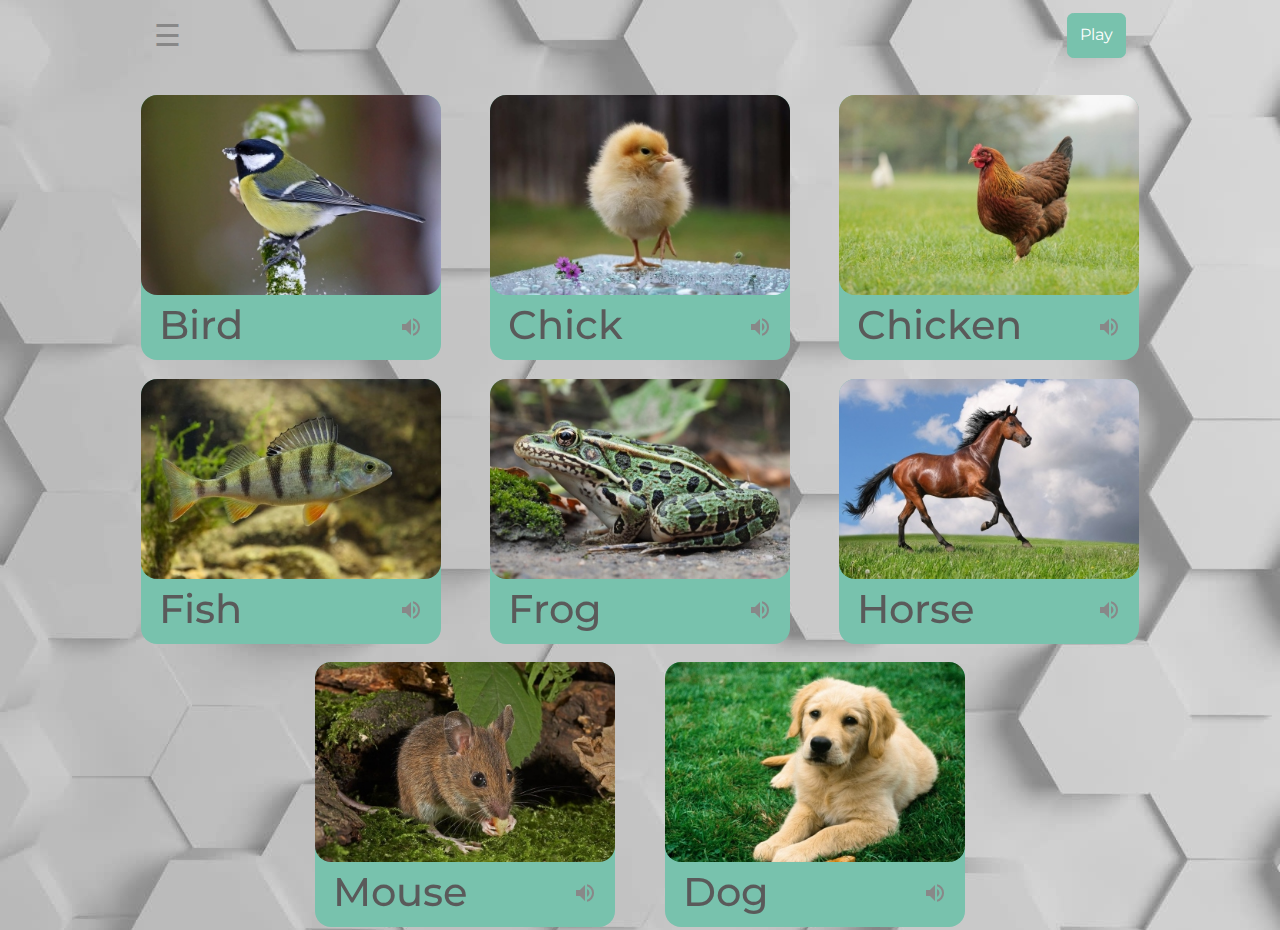
<file: animalsB.html>
<!DOCTYPE html>
    <html lang="en">
    <head>
    <meta charset="UTF-8">
    <meta name="viewport" content="width=device-width, initial-scale=1.0">
    <link rel="stylesheet" href="./style.css">
    <link href="https://fonts.googleapis.com/css2?family=Material+Icons" rel="stylesheet">
    <link rel="stylesheet" href="./bootstrap.min.css">
    <link rel="icon" href="./img/logo.jpg">

    <title>English for kids</title>
</head>
<body>
    <div id="mySidenav" class="sidenav">
        <a href="javascript:void(0)" class="closebtn" onclick="closeNav()">&times;</a>
        <a href="index.html">Home</a>
        <a href="animals.html">Animals (set A)</a>
        <a href="animalsB.html" class="active_button">Animals (set B)</a>
        <a href="actionA.html">Action (set A)</a>
        <a href="actionB.html">Action (set B)</a>
        <a href="actionC.html">Action (set C)</a>
        <a href="adjective.html">Flat</a>
        <a href="clothes.html">Clothes</a>
        <a href="emotion.html">Emotion</a>
    </div>
    
    <div class="menu">
        <span style="font-size:30px;cursor:pointer" onclick="openNav()">&#9776;</span>
        <button type="button" class="btn btn-primary">Play</button>
    </div>

    <div class="cards" id="cards"  onclick="closeNav()">
    <section class="cards">
        <div class="cards__single">
            <div class="cards__front" >
                <audio id="myAudio">
                    <source src="./audio/bird.mp3" type="audio/mp3">
                </audio>
                <img class="cards__image" src="./img/animalsB/bird.jpg" alt="bird"/>
                <div class="q">
                    <h1 class="cards__artist" tabindex="0">Bird</h1>
                    <span class="material-icons volume_up"  onclick="playAudio()">volume_up</span>
                </div>
            </div>
            <div class="cards__back">
                <img class="cards__image" src="./img/animalsB/bird.jpg" alt="bird"/>
                <div class="q">
                    <h1 class="cards__artist" tabindex="0">Птица</h1>
                </div>
            </div>
        </div>
    </section>

    <section class="cards">
        <div class="cards__single">
            <div class="cards__front" >
                <audio id="myAudio1">
                    <source src="./audio/chick.mp3" type="audio/mp3">
                </audio>
                <img class="cards__image" src="./img/animalsB/chick.jpg" alt="chick"/>
                <div class="q">
                    <h1 class="cards__artist" tabindex="0">Chick</h1>
                    <span class="material-icons volume_up"  onclick="playAudio1()">volume_up</span>
                </div>
            </div>
            <div class="cards__back">
                <img class="cards__image" src="./img/animalsB/chick.jpg" alt="chick"/>
                <div class="q">
                    <h1 class="cards__artist" tabindex="0">Цыпленок</h1>
                </div>
            </div>
        </div>
    </section>

    <section class="cards">
        <div class="cards__single">
            <div class="cards__front" >
                <audio id="myAudio2">
                    <source src="./audio/chicken.mp3" type="audio/mp3">
                </audio>
                <img class="cards__image" src="./img/animalsB/chicken.jpg" alt="chicken"/>
                <div class="q">
                    <h1 class="cards__artist" tabindex="0">Chicken</h1>
                    <span class="material-icons volume_up"  onclick="playAudio2()">volume_up</span>
                </div>
            </div>
            <div class="cards__back">
                <img class="cards__image" src="./img/animalsB/chicken.jpg" alt="chicken"/>
                <div class="q">
                    <h1 class="cards__artist" tabindex="0">Курица</h1>
                </div>
            </div>
        </div>
    </section>

    <section class="cards">
        <div class="cards__single">
            <div class="cards__front" >
                <audio id="myAudio3">
                    <source src="./audio/fish.mp3" type="audio/mp3">
                </audio>
                <img class="cards__image" src="./img/animalsB/fish1.jpg" alt="fish1"/>
                <div class="q">
                    <h1 class="cards__artist" tabindex="0">Fish</h1>
                    <span class="material-icons volume_up"  onclick="playAudio3()">volume_up</span>
                </div>
            </div>
            <div class="cards__back">
                <img class="cards__image" src="./img/animalsB/fish1.jpg" alt="fish1"/>
                <div class="q">
                    <h1 class="cards__artist" tabindex="0">Рыба</h1>
                </div>
            </div>
        </div>
    </section>

    <section class="cards">
        <div class="cards__single">
            <div class="cards__front" >
                <audio id="myAudio4">
                    <source src="./audio/frog.mp3" type="audio/mp3">
                </audio>
                <img class="cards__image" src="./img/animalsB/frog.jpg" alt="frog"/>
                <div class="q">
                    <h1 class="cards__artist" tabindex="0">Frog</h1>
                    <span class="material-icons volume_up"  onclick="playAudio4()">volume_up</span>
                </div>
            </div>
            <div class="cards__back">
                <img class="cards__image" src="./img/animalsB/frog.jpg" alt="frog"/>
                <div class="q">
                    <h1 class="cards__artist" tabindex="0">Лягушка</h1>
                </div>
            </div>
        </div>
    </section>

    <section class="cards">
        <div class="cards__single">
            <div class="cards__front" >
                <audio id="myAudio5">
                    <source src="./audio/horse.mp3" type="audio/mp3">
                </audio>
                <img class="cards__image" src="./img/animalsB/horse.jpg" alt="horse"/>
                <div class="q">
                    <h1 class="cards__artist" tabindex="0">Horse</h1>
                    <span class="material-icons volume_up"  onclick="playAudio5()">volume_up</span>
                </div>
            </div>
            <div class="cards__back">
                <img class="cards__image" src="./img/animalsB/horse.jpg" alt="horse"/>
                <div class="q">
                    <h1 class="cards__artist" tabindex="0">Лошадь</h1>
                </div>
            </div>
        </div>
    </section>

    <section class="cards">
        <div class="cards__single">
            <div class="cards__front" >
                <audio id="myAudio6">
                    <source src="./audio/mouse.mp3" type="audio/mp3">
                </audio>
                <img class="cards__image" src="./img/animalsB/mouse.jpg" alt="mouse"/>
                <div class="q">
                    <h1 class="cards__artist" tabindex="0">Mouse</h1>
                    <span class="material-icons volume_up"  onclick="playAudio6()">volume_up</span>
                </div>
            </div>
            <div class="cards__back">
                <img class="cards__image" src="./img/animalsB/mouse.jpg" alt="mouse"/>
                <div class="q">
                    <h1 class="cards__artist" tabindex="0">Мышь</h1>
                </div>
            </div>
        </div>
    </section>

    <section class="cards">
        <div class="cards__single">
            <div class="cards__front" >
                <audio id="myAudio7">
                    <source src="./audio/dog.mp3" type="audio/mp3">
                </audio>
                <img class="cards__image" src="./img/animalsB/dog.jpg" alt="dog"/>
                <div class="q">
                    <h1 class="cards__artist" tabindex="0">Dog</h1>
                    <span class="material-icons volume_up"  onclick="playAudio7()">volume_up</span>
                </div>
            </div>
            <div class="cards__back">
                <img class="cards__image" src="./img/animalsB/dog.jpg" alt="dog"/>
                <div class="q">
                    <h1 class="cards__artist" tabindex="0">Собака</h1>
                </div>
            </div>
        </div>
    </section>
    </div>
    <script>
        function playAudio() { 
            document.getElementById("myAudio").play(); 
        } 
        function playAudio1() { 
            document.getElementById("myAudio1").play(); 
        } 
        function playAudio2() { 
            document.getElementById("myAudio2").play(); 
        } 
        function playAudio3() { 
            document.getElementById("myAudio3").play(); 
        } 
        function playAudio4() { 
            document.getElementById("myAudio4").play(); 
        } 
        function playAudio5() { 
            document.getElementById("myAudio5").play(); 
        } 
        function playAudio6() { 
            document.getElementById("myAudio6").play(); 
        }
        function playAudio7() { 
            document.getElementById("myAudio7").play(); 
        } 
    </script>
    <script src="./script.js"></script>
</body>
</html>
</file>
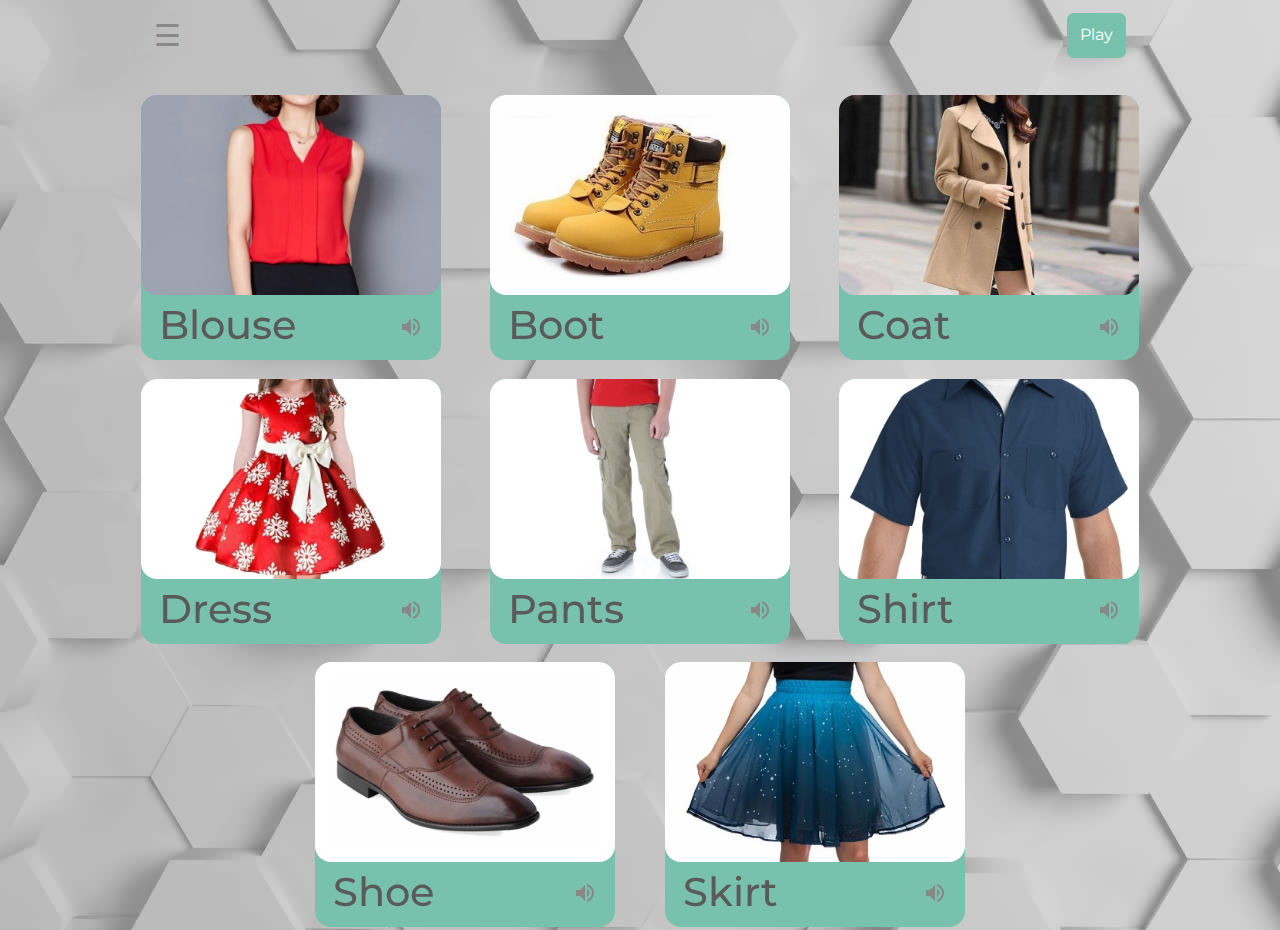
<file: clothes.html>
<!DOCTYPE html>
    <html lang="en">
    <head>
    <meta charset="UTF-8">
    <meta name="viewport" content="width=device-width, initial-scale=1.0">
    <link rel="stylesheet" href="./style.css">
    <link href="https://fonts.googleapis.com/css2?family=Material+Icons" rel="stylesheet">
    <link rel="stylesheet" href="./bootstrap.min.css">
    <link rel="icon" href="./img/logo.jpg">

    <title>English for kids</title>
</head>
<body>
    <div id="mySidenav" class="sidenav">
        <a href="javascript:void(0)" class="closebtn" onclick="closeNav()">&times;</a>
        <a href="index.html">Home</a>
        <a href="animals.html">Animals (set A)</a>
        <a href="animalsB.html">Animals (set B)</a>
        <a href="actionA.html">Action (set A)</a>
        <a href="actionB.html">Action (set B)</a>
        <a href="actionC.html">Action (set C)</a>
        <a href="adjective.html">Flat</a>
        <a href="clothes.html" class="active_button">Clothes</a>
        <a href="emotion.html">Emotion</a>
    </div>
    
    <div class="menu">
        <span style="font-size:30px;cursor:pointer" onclick="openNav()">&#9776;</span>
        <button type="button" class="btn btn-primary">Play</button>
    </div>

    <div class="cards" id="cards"  onclick="closeNav()">
    <section class="cards">
        <div class="cards__single">
            <div class="cards__front" >
                <audio id="myAudio">
                    <source src="./audio/blouse.mp3" type="audio/mp3">
                </audio>
                <img class="cards__image" src="./img/clothes/blouse.jpg" alt="blouse"/>
                <div class="q">
                    <h1 class="cards__artist" tabindex="0">Blouse</h1>
                    <span class="material-icons volume_up"  onclick="playAudio()">volume_up</span>
                </div>
            </div>
            <div class="cards__back">
                <img class="cards__image" src="./img/clothes/blouse.jpg" alt="blouse"/>
                <div class="q">
                    <h1 class="cards__artist" tabindex="0">Блузка</h1>
                </div>
            </div>
        </div>
    </section>

    <section class="cards">
        <div class="cards__single">
            <div class="cards__front" >
                <audio id="myAudio1">
                    <source src="./audio/boot.mp3" type="audio/mp3">
                </audio>
                <img class="cards__image" src="./img/clothes/boot.jpg" alt="boot"/>
                <div class="q">
                    <h1 class="cards__artist" tabindex="0">Boot</h1>
                    <span class="material-icons volume_up"  onclick="playAudio1()">volume_up</span>
                </div>
            </div>
            <div class="cards__back">
                <img class="cards__image" src="./img/clothes/boot.jpg" alt="boot"/>
                <div class="q">
                    <h1 class="cards__artist" tabindex="0">Ботинки  </h1>
                </div>
            </div>
        </div>
    </section>

    <section class="cards">
        <div class="cards__single">
            <div class="cards__front" >
                <audio id="myAudio2">
                    <source src="./audio/coat.mp3" type="audio/mp3">
                </audio>
                <img class="cards__image" src="./img/clothes/coat.jpg" alt="coat"/>
                <div class="q">
                    <h1 class="cards__artist" tabindex="0">Coat</h1>
                    <span class="material-icons volume_up"  onclick="playAudio2()">volume_up</span>
                </div>
            </div>
            <div class="cards__back">
                <img class="cards__image" src="./img/clothes/coat.jpg" alt="coat"/>
                <div class="q">
                    <h1 class="cards__artist" tabindex="0">Пальто</h1>
                </div>
            </div>
        </div>
    </section>

    <section class="cards">
        <div class="cards__single">
            <div class="cards__front" >
                <audio id="myAudio3">
                    <source src="./audio/dress.mp3" type="audio/mp3">
                </audio>
                <img class="cards__image" src="./img/clothes/dress.jpg" alt="dress"/>
                <div class="q">
                    <h1 class="cards__artist" tabindex="0">Dress</h1>
                    <span class="material-icons volume_up"  onclick="playAudio3()">volume_up</span>
                </div>
            </div>
            <div class="cards__back">
                <img class="cards__image" src="./img/clothes/dress.jpg" alt="dress"/>
                <div class="q">
                    <h1 class="cards__artist" tabindex="0">Платье</h1>
                </div>
            </div>
        </div>
    </section>

    <section class="cards">
        <div class="cards__single">
            <div class="cards__front" >
                <audio id="myAudio4">
                    <source src="./audio/pants.mp3" type="audio/mp3">
                </audio>
                <img class="cards__image" src="./img/clothes/pants.jpg" alt="pants"/>
                <div class="q">
                    <h1 class="cards__artist" tabindex="0">Pants</h1>
                    <span class="material-icons volume_up"  onclick="playAudio4()">volume_up</span>
                </div>
            </div>
            <div class="cards__back">
                <img class="cards__image" src="./img/clothes/pants.jpg" alt="pants"/>
                <div class="q">
                    <h1 class="cards__artist" tabindex="0">Брюки</h1>
                </div>
            </div>
        </div>
    </section>

    <section class="cards">
        <div class="cards__single">
            <div class="cards__front" >
                <audio id="myAudio5">
                    <source src="./audio/shirt.mp3" type="audio/mp3">
                </audio>
                <img class="cards__image" src="./img/clothes/shirt.jpg" alt="shirt"/>
                <div class="q">
                    <h1 class="cards__artist" tabindex="0">Shirt</h1>
                    <span class="material-icons volume_up"  onclick="playAudio5()">volume_up</span>
                </div>
            </div>
            <div class="cards__back">
                <img class="cards__image" src="./img/clothes/shirt.jpg" alt="shirt"/>
                <div class="q">
                    <h1 class="cards__artist" tabindex="0">Рубашка</h1>
                </div>
            </div>
        </div>
    </section>

    <section class="cards">
        <div class="cards__single">
            <div class="cards__front" >
                <audio id="myAudio6">
                    <source src="./audio/shoe.mp3" type="audio/mp3">
                </audio>
                <img class="cards__image" src="./img/clothes/shoe.jpg" alt="shoe"/>
                <div class="q">
                    <h1 class="cards__artist" tabindex="0">Shoe</h1>
                    <span class="material-icons volume_up"  onclick="playAudio6()">volume_up</span>
                </div>
            </div>
            <div class="cards__back">
                <img class="cards__image" src="./img/clothes/shoe.jpg" alt="shoe"/>
                <div class="q">
                    <h1 class="cards__artist" tabindex="0">Обувь</h1>
                </div>
            </div>
        </div>
    </section>

    <section class="cards">
        <div class="cards__single">
            <div class="cards__front" >
                <audio id="myAudio7">
                    <source src="./audio/skirt.mp3" type="audio/mp3">
                </audio>
                <img class="cards__image" src="./img/clothes/skirt.jpg" alt="skirt"/>
                <div class="q">
                    <h1 class="cards__artist" tabindex="0">Skirt</h1>
                    <span class="material-icons volume_up"  onclick="playAudio7()">volume_up</span>
                </div>
            </div>
            <div class="cards__back">
                <img class="cards__image" src="./img/clothes/skirt.jpg" alt="skirt"/>
                <div class="q">
                    <h1 class="cards__artist" tabindex="0">Юбка</h1>
                </div>
            </div>
        </div>
    </section>
    </div>
    <script>
        function playAudio() { 
            document.getElementById("myAudio").play(); 
        } 
        function playAudio1() { 
            document.getElementById("myAudio1").play(); 
        } 
        function playAudio2() { 
            document.getElementById("myAudio2").play(); 
        } 
        function playAudio3() { 
            document.getElementById("myAudio3").play(); 
        } 
        function playAudio4() { 
            document.getElementById("myAudio4").play(); 
        } 
        function playAudio5() { 
            document.getElementById("myAudio5").play(); 
        } 
        function playAudio6() { 
            document.getElementById("myAudio6").play(); 
        }
        function playAudio7() { 
            document.getElementById("myAudio7").play(); 
        } 
    </script>
    <script src="./script.js"></script>
</body>
</html>
</file>
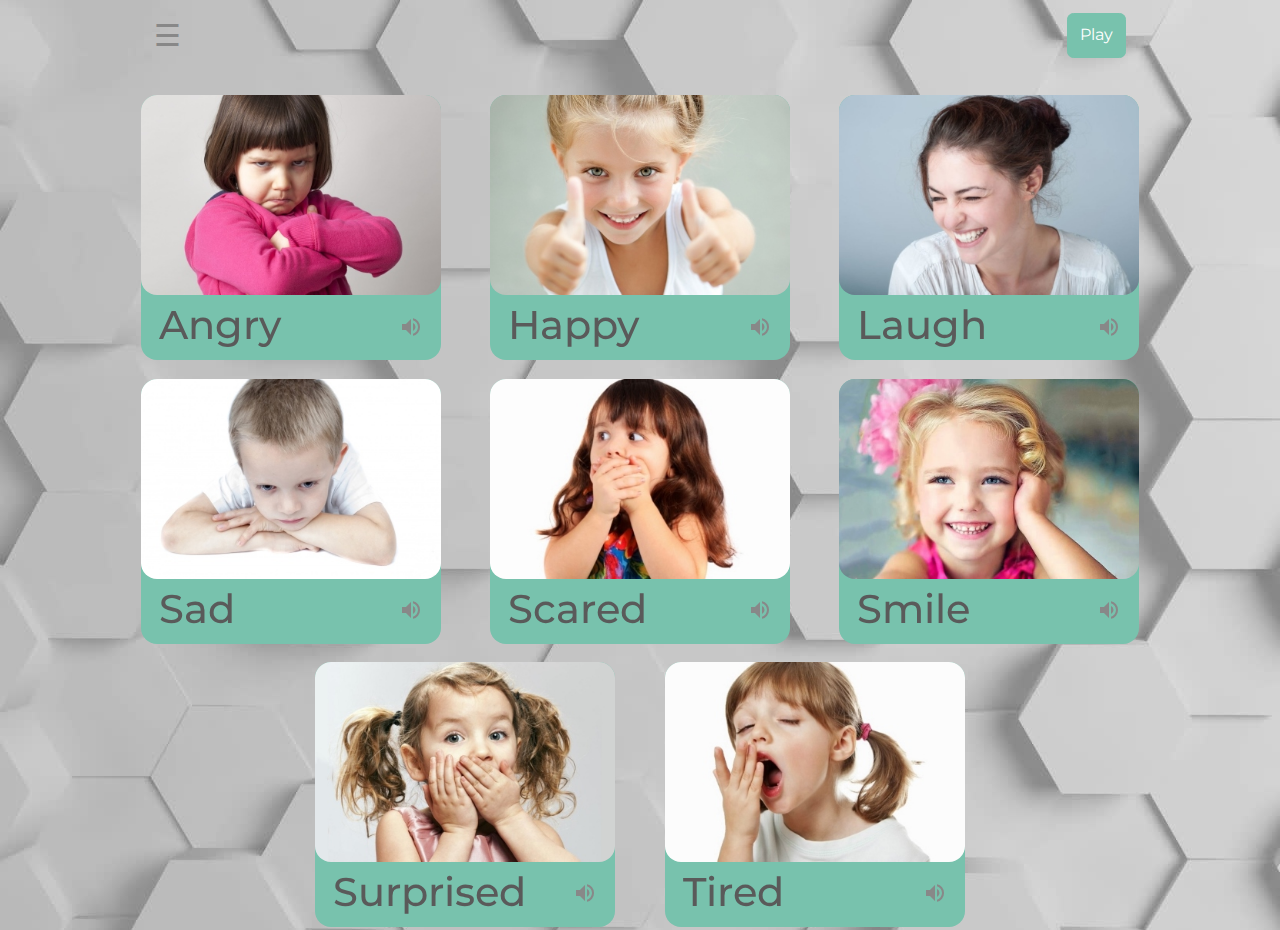
<file: emotion.html>
<!DOCTYPE html>
    <html lang="en">
    <head>
    <meta charset="UTF-8">
    <meta name="viewport" content="width=device-width, initial-scale=1.0">
    <link rel="stylesheet" href="./style.css">
    <link href="https://fonts.googleapis.com/css2?family=Material+Icons" rel="stylesheet">
    <link rel="stylesheet" href="./bootstrap.min.css">
    <link rel="icon" href="./img/logo.jpg">

    <title>English for kids</title>
</head>
<body>
    <div id="mySidenav" class="sidenav">
        <a href="javascript:void(0)" class="closebtn" onclick="closeNav()">&times;</a>
        <a href="index.html">Home</a>
        <a href="animals.html">Animals (set A)</a>
        <a href="animalsB.html">Animals (set B)</a>
        <a href="actionA.html">Action (set A)</a>
        <a href="actionB.html">Action (set B)</a>
        <a href="actionC.html">Action (set C)</a>
        <a href="adjective.html">Flat</a>
        <a href="clothes.html">Clothes</a>
        <a href="emotion.html" class="active_button">Emotion</a>
    </div>
    
    <div class="menu">
        <span style="font-size:30px;cursor:pointer" onclick="openNav()">&#9776;</span>
        <button type="button" class="btn btn-primary">Play</button>
    </div>

    <div class="cards" id="cards"  onclick="closeNav()">
    <section class="cards">
        <div class="cards__single">
            <div class="cards__front" >
                <audio id="myAudio">
                    <source src="./audio/angry.mp3" type="audio/mp3">
                </audio>
                <img class="cards__image" src="./img/emotion/angry.jpg" alt="angry"/>
                <div class="q">
                    <h1 class="cards__artist" tabindex="0">Angry</h1>
                    <span class="material-icons volume_up"  onclick="playAudio()">volume_up</span>
                </div>
            </div>
            <div class="cards__back">
                <img class="cards__image" src="./img/emotion/angry.jpg" alt="angry"/>
                <div class="q">
                    <h1 class="cards__artist" tabindex="0">Сердитый</h1>
                </div>
            </div>
        </div>
    </section>

    <section class="cards">
        <div class="cards__single">
            <div class="cards__front" >
                <audio id="myAudio1">
                    <source src="./audio/happy.mp3" type="audio/mp3">
                </audio>
                <img class="cards__image" src="./img/emotion/happy.jpg" alt="happy"/>
                <div class="q">
                    <h1 class="cards__artist" tabindex="0">Happy</h1>
                    <span class="material-icons volume_up"  onclick="playAudio1()">volume_up</span>
                </div>
            </div>
            <div class="cards__back">
                <img class="cards__image" src="./img/emotion/happy.jpg" alt="happy"/>
                <div class="q">
                    <h1 class="cards__artist" tabindex="0">Счастливый</h1>
                </div>
            </div>
        </div>
    </section>

    <section class="cards">
        <div class="cards__single">
            <div class="cards__front" >
                <audio id="myAudio2">
                    <source src="./audio/laugh.mp3" type="audio/mp3">
                </audio>
                <img class="cards__image" src="./img/emotion/laugh.jpg" alt="laugh"/>
                <div class="q">
                    <h1 class="cards__artist" tabindex="0">Laugh</h1>
                    <span class="material-icons volume_up"  onclick="playAudio2()">volume_up</span>
                </div>
            </div>
            <div class="cards__back">
                <img class="cards__image" src="./img/emotion/laugh.jpg" alt="laugh"/>
                <div class="q">
                    <h1 class="cards__artist" tabindex="0">Смех</h1>
                </div>
            </div>
        </div>
    </section>

    <section class="cards">
        <div class="cards__single">
            <div class="cards__front" >
                <audio id="myAudio3">
                    <source src="./audio/sad.mp3" type="audio/mp3">
                </audio>
                <img class="cards__image" src="./img/emotion/sad.jpg" alt="sad"/>
                <div class="q">
                    <h1 class="cards__artist" tabindex="0">Sad</h1>
                    <span class="material-icons volume_up"  onclick="playAudio3()">volume_up</span>
                </div>
            </div>
            <div class="cards__back">
                <img class="cards__image" src="./img/emotion/sad.jpg" alt="sad"/>
                <div class="q">
                    <h1 class="cards__artist" tabindex="0">Грустный</h1>
                </div>
            </div>
        </div>
    </section>

    <section class="cards">
        <div class="cards__single">
            <div class="cards__front" >
                <audio id="myAudio4">
                    <source src="./audio/scared.mp3" type="audio/mp3">
                </audio>
                <img class="cards__image" src="./img/emotion/scared.jpg" alt="scared"/>
                <div class="q">
                    <h1 class="cards__artist" tabindex="0">Scared</h1>
                    <span class="material-icons volume_up"  onclick="playAudio4()">volume_up</span>
                </div>
            </div>
            <div class="cards__back">
                <img class="cards__image" src="./img/emotion/scared.jpg" alt="scared"/>
                <div class="q">
                    <h1 class="cards__artist" tabindex="0">Испуганный</h1>
                </div>
            </div>
        </div>
    </section>

    <section class="cards">
        <div class="cards__single">
            <div class="cards__front" >
                <audio id="myAudio5">
                    <source src="./audio/smile.mp3" type="audio/mp3">
                </audio>
                <img class="cards__image" src="./img/emotion/smile.jpg" alt="smile"/>
                <div class="q">
                    <h1 class="cards__artist" tabindex="0">Smile</h1>
                    <span class="material-icons volume_up"  onclick="playAudio5()">volume_up</span>
                </div>
            </div>
            <div class="cards__back">
                <img class="cards__image" src="./img/emotion/smile.jpg" alt="smile"/>
                <div class="q">
                    <h1 class="cards__artist" tabindex="0">Улыбка</h1>
                </div>
            </div>
        </div>
    </section>

    <section class="cards">
        <div class="cards__single">
            <div class="cards__front" >
                <audio id="myAudio6">
                    <source src="./audio/surprised.mp3" type="audio/mp3">
                </audio>
                <img class="cards__image" src="./img/emotion/surprised.jpg" alt="surprised"/>
                <div class="q">
                    <h1 class="cards__artist" tabindex="0">Surprised</h1>
                    <span class="material-icons volume_up"  onclick="playAudio6()">volume_up</span>
                </div>
            </div>
            <div class="cards__back">
                <img class="cards__image" src="./img/emotion/surprised.jpg" alt="surprised"/>
                <div class="q">
                    <h1 class="cards__artist" tabindex="0">Удивленный</h1>
                </div>
            </div>
        </div>
    </section>

    <section class="cards">
        <div class="cards__single">
            <div class="cards__front" >
                <audio id="myAudio7">
                    <source src="./audio/tired.mp3" type="audio/mp3">
                </audio>
                <img class="cards__image" src="./img/emotion/tired.jpg" alt="tired"/>
                <div class="q">
                    <h1 class="cards__artist" tabindex="0">Tired</h1>
                    <span class="material-icons volume_up"  onclick="playAudio7()">volume_up</span>
                </div>
            </div>
            <div class="cards__back">
                <img class="cards__image" src="./img/emotion/tired.jpg" alt="tired"/>
                <div class="q">
                    <h1 class="cards__artist" tabindex="0">Уставший</h1>
                </div>
            </div>
        </div>
    </section>
    </div>
    <script>
        function playAudio() { 
            document.getElementById("myAudio").play(); 
        } 
        function playAudio1() { 
            document.getElementById("myAudio1").play(); 
        } 
        function playAudio2() { 
            document.getElementById("myAudio2").play(); 
        } 
        function playAudio3() { 
            document.getElementById("myAudio3").play(); 
        } 
        function playAudio4() { 
            document.getElementById("myAudio4").play(); 
        } 
        function playAudio5() { 
            document.getElementById("myAudio5").play(); 
        } 
        function playAudio6() { 
            document.getElementById("myAudio6").play(); 
        }
        function playAudio7() { 
            document.getElementById("myAudio7").play(); 
        } 
    </script>
    <script src="./script.js"></script>
</body>
</html>
</file>
<file: style.css>
body {
    font-family: "Lato", sans-serif;
    background-image: url(./img/bcg.jpg);
}
.menu{
    display: flex;
    justify-content: space-between;
    max-width: 1200px;
    margin-left: 12%;
    margin-right: 12%;
    margin-top: 1%;
}
.sidenav {
    height: 100%;
    width: 0;
    position: fixed;
    z-index: 1;
    top: 0;
    left: 0;
    background-color: rgb(61, 60, 60);
    overflow-x: hidden;
    transition: 0.5s;
    padding-top: 60px;
}
.sidenav a {
    padding: 8px 8px 8px 32px;
    text-decoration: none;
    font-size: 25px;
    color: rgb(238, 238, 238);
    display: block;
    transition: 0.3s;
}
.sidenav a:hover {
    text-decoration: none;
}
.sidenav .closebtn {
    position: absolute;
    top: 0;
    right: 25px;
    font-size: 36px;
    margin-left: 50px;
}
.active_button {
    background-color:rgb(120, 194, 173); 
}
.cards {
    display: flex;
    flex-direction: column;
    position: relative;
    perspective: 1000px;
    justify-content: center;
    align-content: center;
    align-items: center;
    padding: 1.5% 2% 0% 2%;
    flex-direction: row;
    flex-wrap: wrap;
}
.cards__single {
    background: rgb(120, 194, 173);
    display: flex;
    flex-direction: column;
    border-radius: 16px;
    text-align: center;
    transform-style: preserve-3d;
    transition: transform 0.6s;
    width: 300px;
    height: 265px;
}
.cards__singl{
    background: rgb(120, 194, 173);
    display: flex;
    flex-direction: column;
    border-radius: 16px;
    text-align: center;
    transform-style: preserve-3d;
    transition: transform 0.6s;
    width: 300px;
    height: 265px;
}
.cards__single:hover{
    box-shadow: 0px 8px 16px 0px rgb(71, 71, 71);
    transition: 0.3s;
}
.cards__image {
    border-radius: 16px;
    width: 300px;
    height: 200px;
}
.cards__single.flip {
    transform: rotateY(180deg); 
}
.cards__front img {
    width: 300px;
    height: 200px;
}
.cards__back img {
    width: 300px;
    height: 200px;
}
.cards__front, .cards__back {
    backface-visibility: hidden;
    display: flex;
    flex-direction: column;
}
.cards__front {
    height: 100%;
    transform: rotateX(0deg);
    
}
.cards__back {
    height: 100%;
    margin-top: -90%;
    transform: rotateY(180deg);
}
.q{
    display: flex;
    flex-direction: row;
    justify-content: space-between;
    padding: 2%;
    margin: 0% 4% 0% 4%;
}
.q span{
    margin-top: 5%;
    cursor: pointer;
}
.q h1 a{
    text-decoration: none;
    color: #5a5a5a; 
    font-size: 80%;
}
.cards__artist{
    outline: none;
}
</file>
